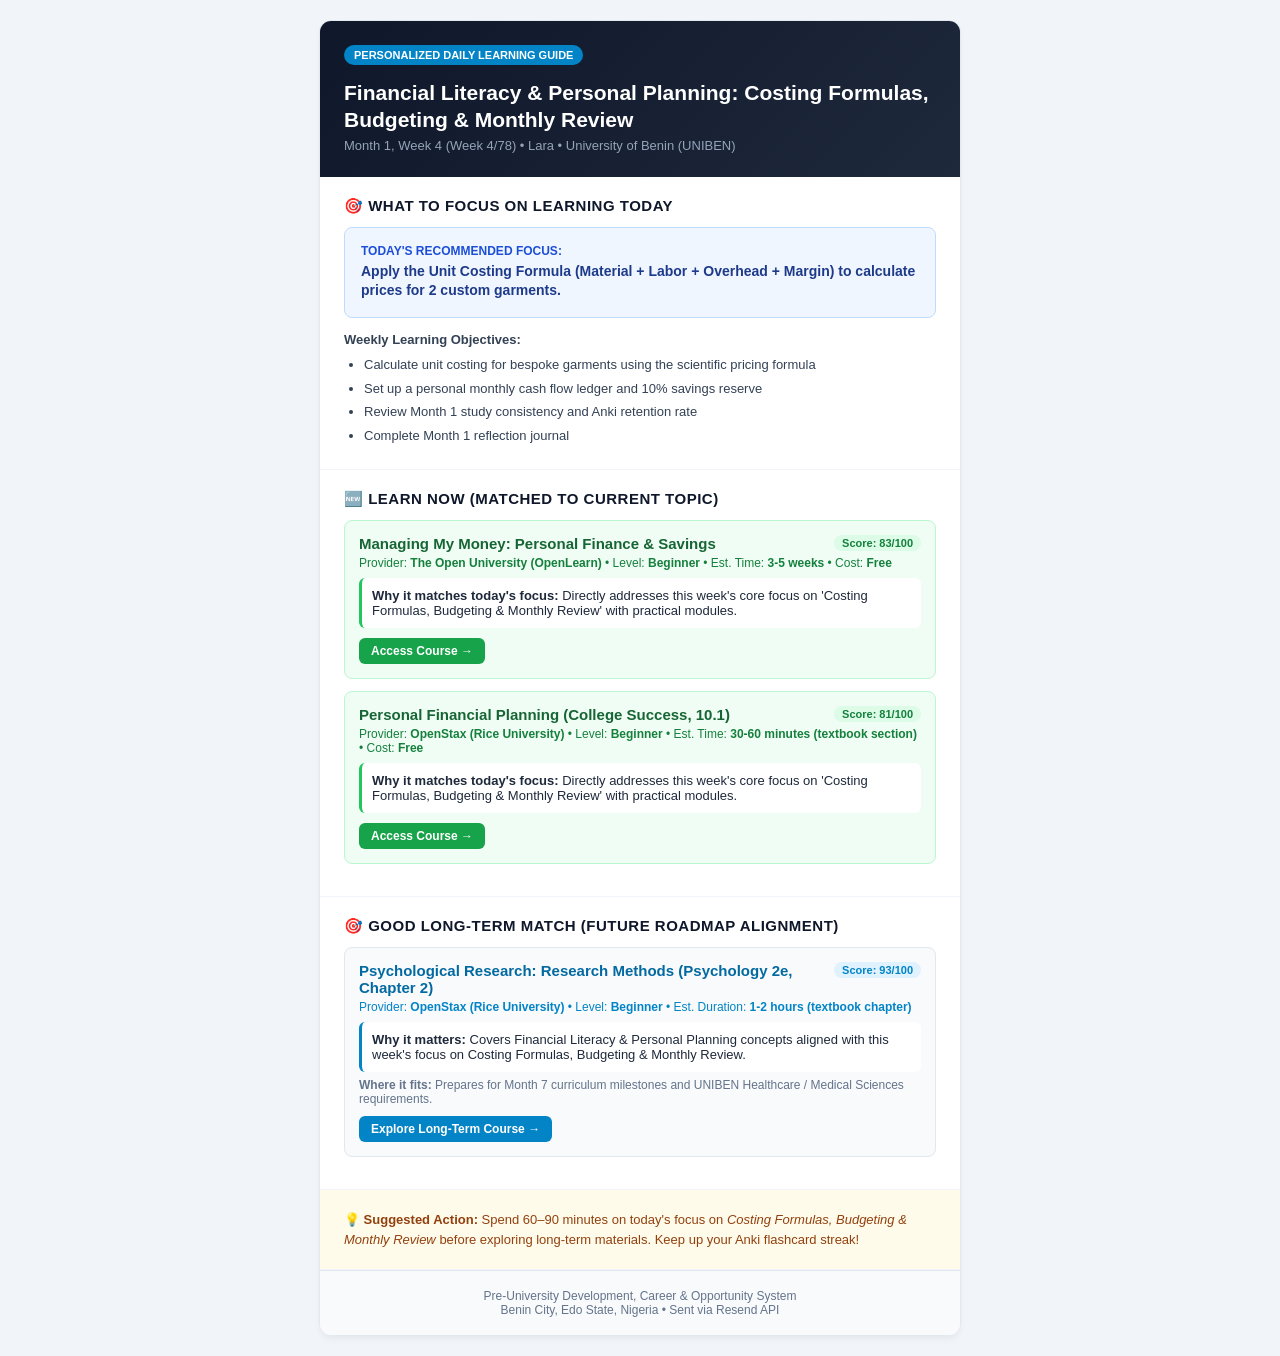
<file: dashboard/emails/daily_alert.html>
<!DOCTYPE html>
<html lang="en">
<head>
<meta charset="UTF-8">
<meta name="viewport" content="width=device-width, initial-scale=1.0">
<title>[DAILY LEARNING GUIDE] Financial Literacy & Personal Planning • Month 1, Week 4</title>
<style>
  body { font-family: -apple-system, BlinkMacSystemFont, 'Segoe UI', Roboto, Helvetica, Arial, sans-serif; background-color: #f1f5f9; color: #1e293b; margin: 0; padding: 20px; }
  .container { max-width: 640px; margin: 0 auto; background: #ffffff; border-radius: 12px; overflow: hidden; border: 1px solid #e2e8f0; box-shadow: 0 4px 6px -1px rgba(0, 0, 0, 0.05); }
  .header { background: linear-gradient(135deg, #0f172a, #1e293b); color: #ffffff; padding: 24px; }
  .badge { display: inline-block; background: #0284c7; color: #ffffff; font-weight: 800; font-size: 11px; padding: 4px 10px; border-radius: 9999px; text-transform: uppercase; margin-bottom: 8px; }
  .section { padding: 20px 24px; border-bottom: 1px solid #f1f5f9; }
  .section-title { font-size: 15px; font-weight: 800; color: #0f172a; text-transform: uppercase; letter-spacing: 0.5px; margin: 0 0 12px; display: flex; align-items: center; gap: 8px; }
  .focus-box { background: #eff6ff; border: 1px solid #bfdbfe; border-radius: 8px; padding: 16px; margin-bottom: 12px; }
  .footer { background: #f8fafc; padding: 18px 24px; font-size: 12px; color: #64748b; text-align: center; border-top: 1px solid #e2e8f0; }
</style>
</head>
<body>
<div class="container">
  <div class="header">
    <span class="badge">Personalized Daily Learning Guide</span>
    <h1 style="margin: 6px 0 4px; font-size: 21px; line-height: 1.3;">Financial Literacy & Personal Planning: Costing Formulas, Budgeting & Monthly Review</h1>
    <p style="margin: 0; font-size: 13px; color: #94a3b8;">Month 1, Week 4 (Week 4/78) • Lara • University of Benin (UNIBEN)</p>
  </div>

  <div class="section">
    <div class="section-title">🎯 What to Focus on Learning Today</div>
    <div class="focus-box">
      <div style="font-size: 12px; font-weight: 700; color: #1d4ed8; text-transform: uppercase; margin-bottom: 4px;">Today's Recommended Focus:</div>
      <div style="font-size: 14px; font-weight: 700; color: #1e3a8a; line-height: 1.4;">Apply the Unit Costing Formula (Material + Labor + Overhead + Margin) to calculate prices for 2 custom garments.</div>
    </div>
    <div style="font-size: 13px; color: #334155; line-height: 1.5;">
      <strong>Weekly Learning Objectives:</strong>
      <ul style="margin: 6px 0 0; padding-left: 20px;">
        <li style='margin-bottom: 4px;'>Calculate unit costing for bespoke garments using the scientific pricing formula</li><li style='margin-bottom: 4px;'>Set up a personal monthly cash flow ledger and 10% savings reserve</li><li style='margin-bottom: 4px;'>Review Month 1 study consistency and Anki retention rate</li><li style='margin-bottom: 4px;'>Complete Month 1 reflection journal</li>
      </ul>
    </div>
  </div>

  <div class="section">
    <div class="section-title">🆕 Learn Now (Matched to Current Topic)</div>
    
                <div style="background: #f0fdf4; border: 1px solid #bbf7d0; border-radius: 8px; padding: 14px; margin-bottom: 12px;">
                  <div style="display: flex; justify-content: space-between; align-items: flex-start; gap: 8px;">
                    <span style="font-weight: 800; color: #166534; font-size: 15px;">Managing My Money: Personal Finance & Savings</span>
                    <span style="background: #dcfce7; color: #15803d; font-size: 11px; font-weight: 800; padding: 2px 8px; border-radius: 9999px; white-space: nowrap;">Score: 83/100</span>
                  </div>
                  <p style="font-size: 12px; color: #15803d; margin: 4px 0 8px;">Provider: <strong>The Open University (OpenLearn)</strong> • Level: <strong>Beginner</strong> • Est. Time: <strong>3-5 weeks</strong> • Cost: <strong>Free</strong></p>
                  <div style="background: #ffffff; border-radius: 6px; padding: 10px; border-left: 3px solid #22c55e; margin-bottom: 10px; font-size: 13px; color: #1e293b;">
                    <strong>Why it matches today's focus:</strong> Directly addresses this week's core focus on 'Costing Formulas, Budgeting & Monthly Review' with practical modules.
                  </div>
                  <a href="https://www.open.edu/openlearn/money-business/managing-my-money/content-section-0" style="display: inline-block; background: #16a34a; color: #ffffff !important; text-decoration: none; font-size: 12px; font-weight: 700; padding: 6px 12px; border-radius: 6px;" target="_blank">Access Course &rarr;</a>
                </div>
                
                <div style="background: #f0fdf4; border: 1px solid #bbf7d0; border-radius: 8px; padding: 14px; margin-bottom: 12px;">
                  <div style="display: flex; justify-content: space-between; align-items: flex-start; gap: 8px;">
                    <span style="font-weight: 800; color: #166534; font-size: 15px;">Personal Financial Planning (College Success, 10.1)</span>
                    <span style="background: #dcfce7; color: #15803d; font-size: 11px; font-weight: 800; padding: 2px 8px; border-radius: 9999px; white-space: nowrap;">Score: 81/100</span>
                  </div>
                  <p style="font-size: 12px; color: #15803d; margin: 4px 0 8px;">Provider: <strong>OpenStax (Rice University)</strong> • Level: <strong>Beginner</strong> • Est. Time: <strong>30-60 minutes (textbook section)</strong> • Cost: <strong>Free</strong></p>
                  <div style="background: #ffffff; border-radius: 6px; padding: 10px; border-left: 3px solid #22c55e; margin-bottom: 10px; font-size: 13px; color: #1e293b;">
                    <strong>Why it matches today's focus:</strong> Directly addresses this week's core focus on 'Costing Formulas, Budgeting & Monthly Review' with practical modules.
                  </div>
                  <a href="https://openstax.org/books/college-success/pages/10-1-personal-financial-planning" style="display: inline-block; background: #16a34a; color: #ffffff !important; text-decoration: none; font-size: 12px; font-weight: 700; padding: 6px 12px; border-radius: 6px;" target="_blank">Access Course &rarr;</a>
                </div>
                
  </div>

  <div class="section">
    <div class="section-title">🎯 Good Long-Term Match (Future Roadmap Alignment)</div>
    
                <div style="background: #f8fafc; border: 1px solid #e2e8f0; border-radius: 8px; padding: 14px; margin-bottom: 12px;">
                  <div style="display: flex; justify-content: space-between; align-items: flex-start; gap: 8px;">
                    <span style="font-weight: 800; color: #0369a1; font-size: 15px;">Psychological Research: Research Methods (Psychology 2e, Chapter 2)</span>
                    <span style="background: #e0f2fe; color: #0284c7; font-size: 11px; font-weight: 800; padding: 2px 8px; border-radius: 9999px; white-space: nowrap;">Score: 93/100</span>
                  </div>
                  <p style="font-size: 12px; color: #0284c7; margin: 4px 0 8px;">Provider: <strong>OpenStax (Rice University)</strong> • Level: <strong>Beginner</strong> • Est. Duration: <strong>1-2 hours (textbook chapter)</strong></p>
                  <div style="background: #ffffff; border-radius: 6px; padding: 10px; border-left: 3px solid #0284c7; margin-bottom: 6px; font-size: 13px; color: #1e293b;">
                    <strong>Why it matters:</strong> Covers Financial Literacy & Personal Planning concepts aligned with this week's focus on Costing Formulas, Budgeting & Monthly Review.
                  </div>
                  <p style="font-size: 12px; color: #64748b; margin: 0 0 10px;"><strong>Where it fits:</strong> Prepares for Month 7 curriculum milestones and UNIBEN Healthcare / Medical Sciences requirements.</p>
                  <a href="https://openstax.org/books/psychology-2e/pages/2-introduction" style="display: inline-block; background: #0284c7; color: #ffffff !important; text-decoration: none; font-size: 12px; font-weight: 700; padding: 6px 12px; border-radius: 6px;" target="_blank">Explore Long-Term Course &rarr;</a>
                </div>
                
  </div>

  <div class="section" style="background: #fffbeb;">
    <div style="font-size: 13px; color: #92400e; line-height: 1.5;">
      <strong>💡 Suggested Action:</strong> Spend 60–90 minutes on today's focus on <em>Costing Formulas, Budgeting & Monthly Review</em> before exploring long-term materials. Keep up your Anki flashcard streak!
    </div>
  </div>

  <div class="footer">
    Pre-University Development, Career & Opportunity System<br>
    Benin City, Edo State, Nigeria • Sent via Resend API
  </div>
</div>
</body>
</html>
</file>
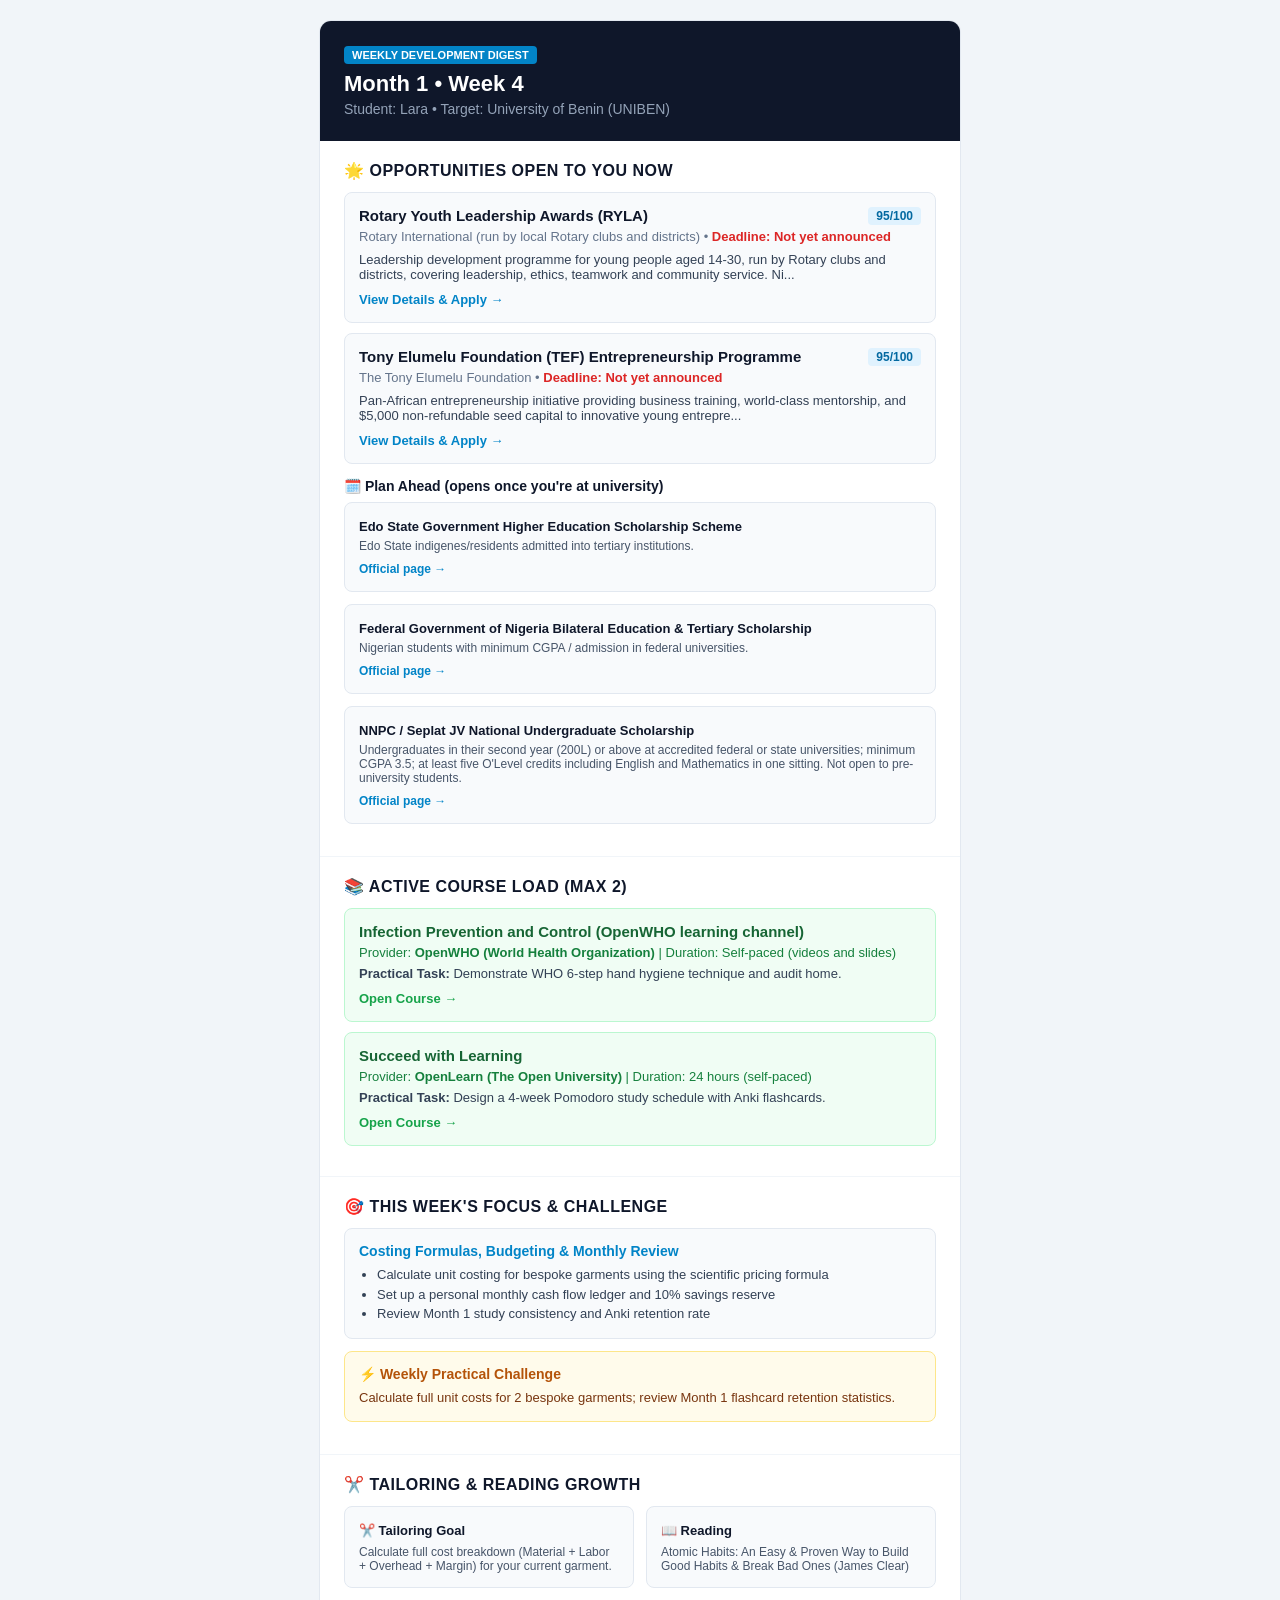
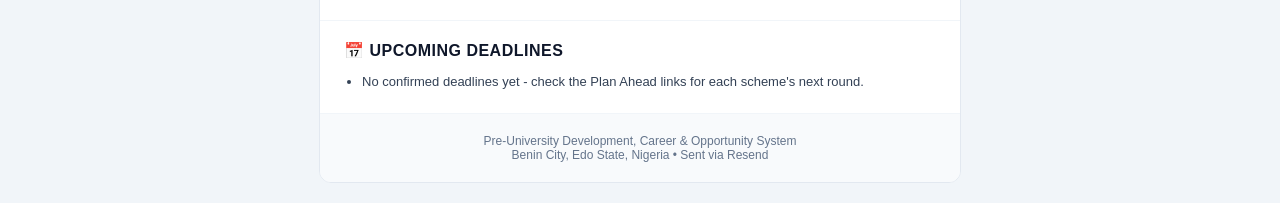
<file: dashboard/emails/weekly_digest.html>
<!DOCTYPE html>
<html lang="en">
<head>
<meta charset="UTF-8">
<meta name="viewport" content="width=device-width, initial-scale=1.0">
<title>[THIS WEEK'S DEVELOPMENT DIGEST] Month 1, Week 4 — UNIBEN Pre-University Track</title>
<style>
  body { font-family: -apple-system, BlinkMacSystemFont, 'Segoe UI', Roboto, Helvetica, Arial, sans-serif; background-color: #f1f5f9; color: #1e293b; margin: 0; padding: 20px; }
  .container { max-width: 640px; margin: 0 auto; background: #ffffff; border-radius: 12px; overflow: hidden; border: 1px solid #e2e8f0; }
  .header { background: #0f172a; color: #ffffff; padding: 24px; }
  .section { padding: 20px 24px; border-bottom: 1px solid #f1f5f9; }
  .section-title { font-size: 16px; font-weight: 800; color: #0f172a; text-transform: uppercase; letter-spacing: 0.5px; margin: 0 0 12px; display: flex; align-items: center; gap: 8px; }
  .card { background: #f8fafc; border-radius: 8px; padding: 14px; margin-bottom: 12px; border: 1px solid #e2e8f0; }
  .footer { background: #f8fafc; padding: 20px; font-size: 12px; color: #64748b; text-align: center; }
</style>
</head>
<body>
<div class="container">
  <div class="header">
    <span style="background: #0284c7; color: #ffffff; font-size: 11px; font-weight: 800; padding: 3px 8px; border-radius: 4px; text-transform: uppercase;">Weekly Development Digest</span>
    <h1 style="margin: 8px 0 4px; font-size: 22px;">Month 1 • Week 4</h1>
    <p style="margin: 0; font-size: 14px; color: #94a3b8;">Student: Lara • Target: University of Benin (UNIBEN)</p>
  </div>

  <div class="section">
    <div class="section-title">🌟 Opportunities Open to You Now</div>
    
            <div style="background: #f8fafc; border: 1px solid #e2e8f0; border-radius: 8px; padding: 14px; margin-bottom: 10px;">
              <div style="display: flex; justify-content: space-between; align-items: flex-start;">
                <span style="font-weight: 700; color: #0f172a; font-size: 15px;">Rotary Youth Leadership Awards (RYLA)</span>
                <span style="background: #e0f2fe; color: #0369a1; font-size: 12px; font-weight: 700; padding: 2px 8px; border-radius: 4px;">95/100</span>
              </div>
              <p style="font-size: 13px; color: #64748b; margin: 4px 0 8px;">Rotary International (run by local Rotary clubs and districts) • <span style="color: #dc2626; font-weight: 600;">Deadline: Not yet announced</span></p>
              <p style="font-size: 13px; color: #334155; margin: 0 0 8px;">Leadership development programme for young people aged 14-30, run by Rotary clubs and districts, covering leadership, ethics, teamwork and community service. Ni...</p>
              <a href="https://www.rotary.org/en/our-programs/rotary-youth-leadership-awards" style="color: #0284c7; font-size: 13px; font-weight: 600; text-decoration: none;" target="_blank">View Details & Apply &rarr;</a>
            </div>
            
            <div style="background: #f8fafc; border: 1px solid #e2e8f0; border-radius: 8px; padding: 14px; margin-bottom: 10px;">
              <div style="display: flex; justify-content: space-between; align-items: flex-start;">
                <span style="font-weight: 700; color: #0f172a; font-size: 15px;">Tony Elumelu Foundation (TEF) Entrepreneurship Programme</span>
                <span style="background: #e0f2fe; color: #0369a1; font-size: 12px; font-weight: 700; padding: 2px 8px; border-radius: 4px;">95/100</span>
              </div>
              <p style="font-size: 13px; color: #64748b; margin: 4px 0 8px;">The Tony Elumelu Foundation • <span style="color: #dc2626; font-weight: 600;">Deadline: Not yet announced</span></p>
              <p style="font-size: 13px; color: #334155; margin: 0 0 8px;">Pan-African entrepreneurship initiative providing business training, world-class mentorship, and $5,000 non-refundable seed capital to innovative young entrepre...</p>
              <a href="https://www.tonyelumelufoundation.org" style="color: #0284c7; font-size: 13px; font-weight: 600; text-decoration: none;" target="_blank">View Details & Apply &rarr;</a>
            </div>
            <h4 style="margin: 14px 0 8px; color: #0f172a; font-size: 14px;">🗓️ Plan Ahead (opens once you're at university)</h4>
            <div class="card">
              <strong style="font-size: 13px; color: #0f172a;">Edo State Government Higher Education Scholarship Scheme</strong>
              <p style="font-size: 12px; color: #475569; margin: 4px 0 6px;">Edo State indigenes/residents admitted into tertiary institutions.</p>
              <a href="https://edostate.gov.ng/" style="color: #0284c7; font-size: 12px; font-weight: 600; text-decoration: none;" target="_blank">Official page &rarr;</a>
            </div>
            
            <div class="card">
              <strong style="font-size: 13px; color: #0f172a;">Federal Government of Nigeria Bilateral Education & Tertiary Scholarship</strong>
              <p style="font-size: 12px; color: #475569; margin: 4px 0 6px;">Nigerian students with minimum CGPA / admission in federal universities.</p>
              <a href="https://education.gov.ng/" style="color: #0284c7; font-size: 12px; font-weight: 600; text-decoration: none;" target="_blank">Official page &rarr;</a>
            </div>
            
            <div class="card">
              <strong style="font-size: 13px; color: #0f172a;">NNPC / Seplat JV National Undergraduate Scholarship</strong>
              <p style="font-size: 12px; color: #475569; margin: 4px 0 6px;">Undergraduates in their second year (200L) or above at accredited federal or state universities; minimum CGPA 3.5; at least five O'Level credits including English and Mathematics in one sitting. Not open to pre-university students.</p>
              <a href="https://seplatgrowthacademy.com/scholarship/" style="color: #0284c7; font-size: 12px; font-weight: 600; text-decoration: none;" target="_blank">Official page &rarr;</a>
            </div>
            
  </div>

  <div class="section">
    <div class="section-title">📚 Active Course Load (Max 2)</div>
    
            <div style="background: #f0fdf4; border: 1px solid #bbf7d0; border-radius: 8px; padding: 14px; margin-bottom: 10px;">
              <span style="font-weight: 700; color: #166534; font-size: 15px;">Infection Prevention and Control (OpenWHO learning channel)</span>
              <p style="font-size: 13px; color: #15803d; margin: 4px 0 6px;">Provider: <strong>OpenWHO (World Health Organization)</strong> | Duration: Self-paced (videos and slides)</p>
              <p style="font-size: 13px; color: #334155; margin: 0 0 8px;"><strong>Practical Task:</strong> Demonstrate WHO 6-step hand hygiene technique and audit home.</p>
              <a href="https://openwho.org/channel/Infection+prevention+and+control/521973" style="color: #16a34a; font-size: 13px; font-weight: 600; text-decoration: none;" target="_blank">Open Course &rarr;</a>
            </div>
            
            <div style="background: #f0fdf4; border: 1px solid #bbf7d0; border-radius: 8px; padding: 14px; margin-bottom: 10px;">
              <span style="font-weight: 700; color: #166534; font-size: 15px;">Succeed with Learning</span>
              <p style="font-size: 13px; color: #15803d; margin: 4px 0 6px;">Provider: <strong>OpenLearn (The Open University)</strong> | Duration: 24 hours (self-paced)</p>
              <p style="font-size: 13px; color: #334155; margin: 0 0 8px;"><strong>Practical Task:</strong> Design a 4-week Pomodoro study schedule with Anki flashcards.</p>
              <a href="https://www.open.edu/openlearn/education-development/succeed-learning/content-section-overview" style="color: #16a34a; font-size: 13px; font-weight: 600; text-decoration: none;" target="_blank">Open Course &rarr;</a>
            </div>
            
  </div>

  <div class="section">
    <div class="section-title">🎯 This Week's Focus & Challenge</div>
    <div class="card">
      <h4 style="margin: 0 0 6px; color: #0284c7; font-size: 14px;">Costing Formulas, Budgeting & Monthly Review</h4>
      <ul style="margin: 0; padding-left: 18px; font-size: 13px; color: #334155; line-height: 1.5;"><li>Calculate unit costing for bespoke garments using the scientific pricing formula</li><li>Set up a personal monthly cash flow ledger and 10% savings reserve</li><li>Review Month 1 study consistency and Anki retention rate</li></ul>
    </div>
    <div class="card" style="background: #fffbeb; border-color: #fde68a;">
      <h4 style="margin: 0 0 6px; color: #b45309; font-size: 14px;">⚡ Weekly Practical Challenge</h4>
      <p style="margin: 0; font-size: 13px; color: #78350f; line-height: 1.5;">Calculate full unit costs for 2 bespoke garments; review Month 1 flashcard retention statistics.</p>
    </div>
  </div>

  <div class="section">
    <div class="section-title">✂️ Tailoring & Reading Growth</div>
    <div style="display: grid; grid-template-columns: 1fr 1fr; gap: 12px;">
      <div class="card">
        <strong style="font-size: 13px; color: #0f172a;">✂️ Tailoring Goal</strong>
        <p style="font-size: 12px; color: #475569; margin: 6px 0 0;">Calculate full cost breakdown (Material + Labor + Overhead + Margin) for your current garment.</p>
      </div>
      <div class="card">
        <strong style="font-size: 13px; color: #0f172a;">📖 Reading</strong>
        <p style="font-size: 12px; color: #475569; margin: 6px 0 0;">Atomic Habits: An Easy & Proven Way to Build Good Habits & Break Bad Ones (James Clear)</p>
      </div>
    </div>
  </div>

  <div class="section">
    <div class="section-title">📅 Upcoming Deadlines</div>
    <ul style="margin: 0; padding-left: 18px; font-size: 13px; color: #334155; line-height: 1.6;"><li>No confirmed deadlines yet - check the Plan Ahead links for each scheme's next round.</li></ul>
  </div>

  <div class="footer">
    Pre-University Development, Career & Opportunity System<br>
    Benin City, Edo State, Nigeria • Sent via Resend
  </div>
</div>
</body>
</html>
</file>
